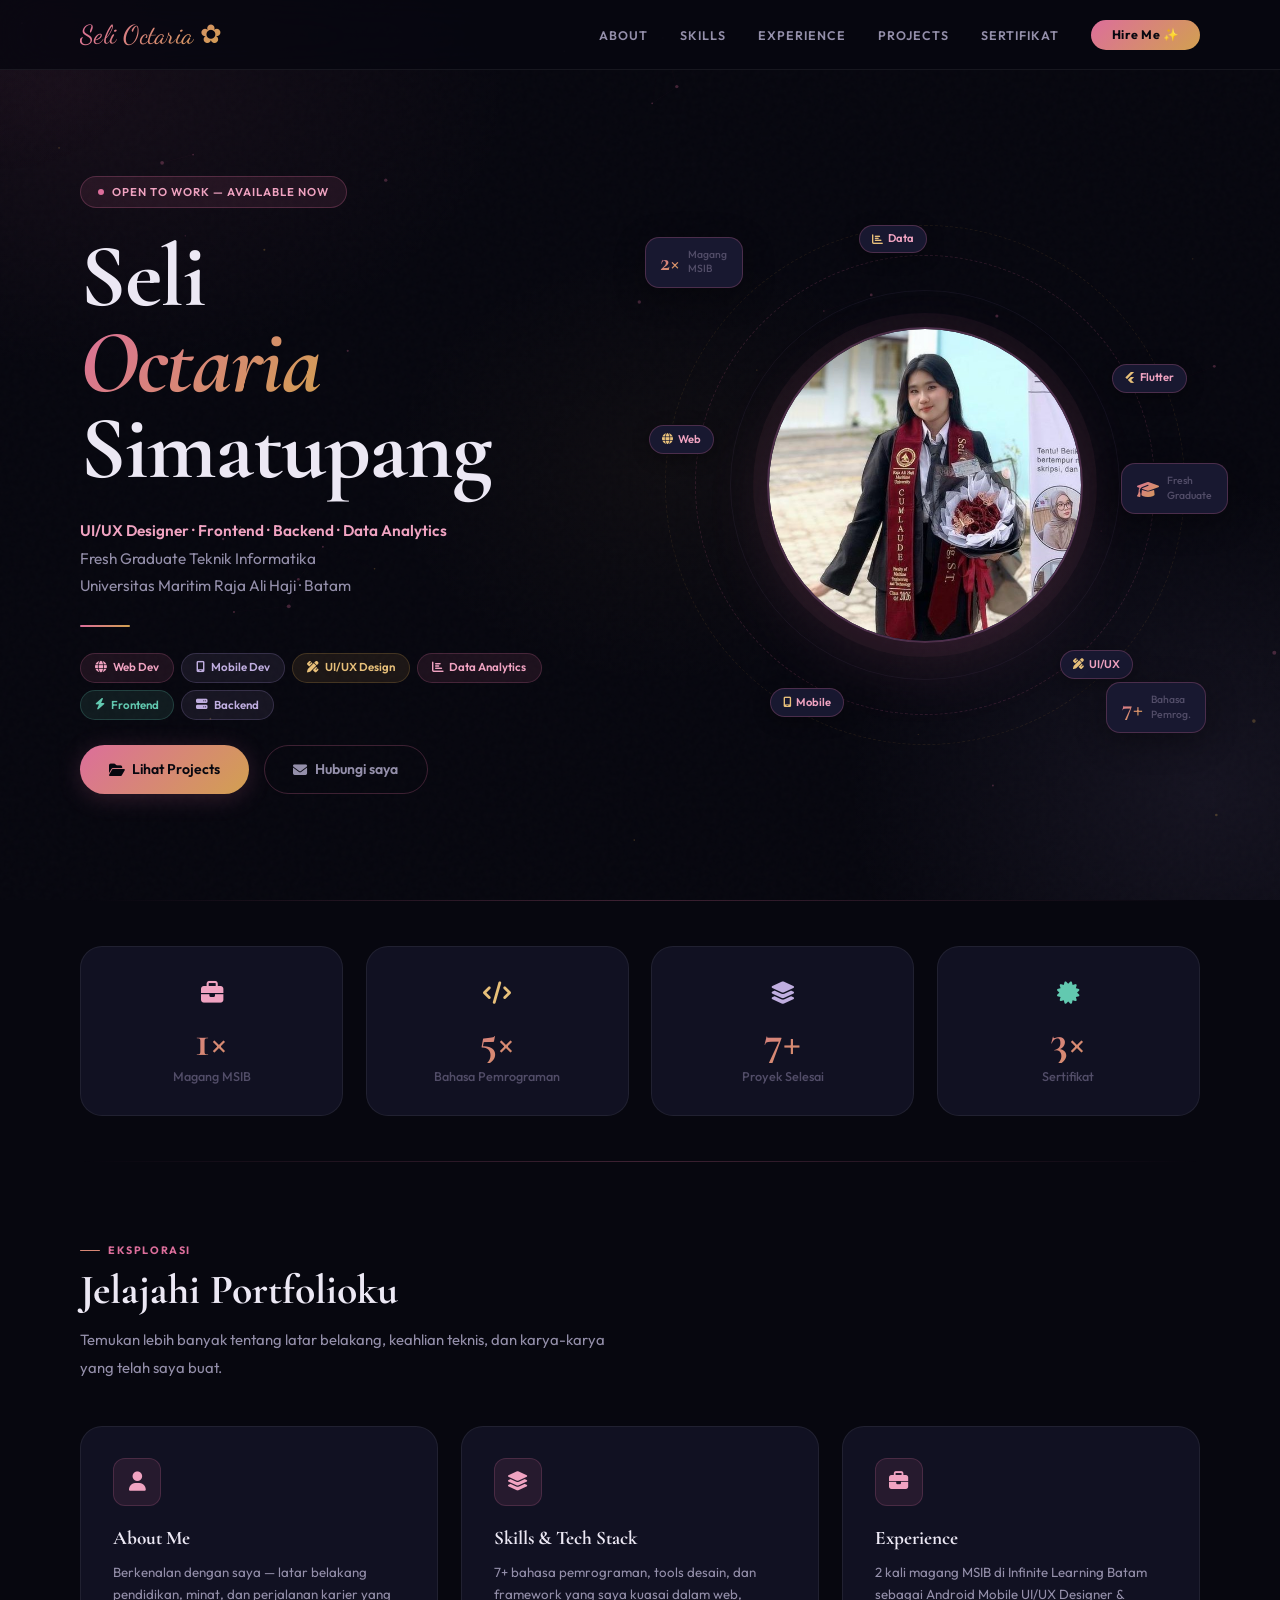
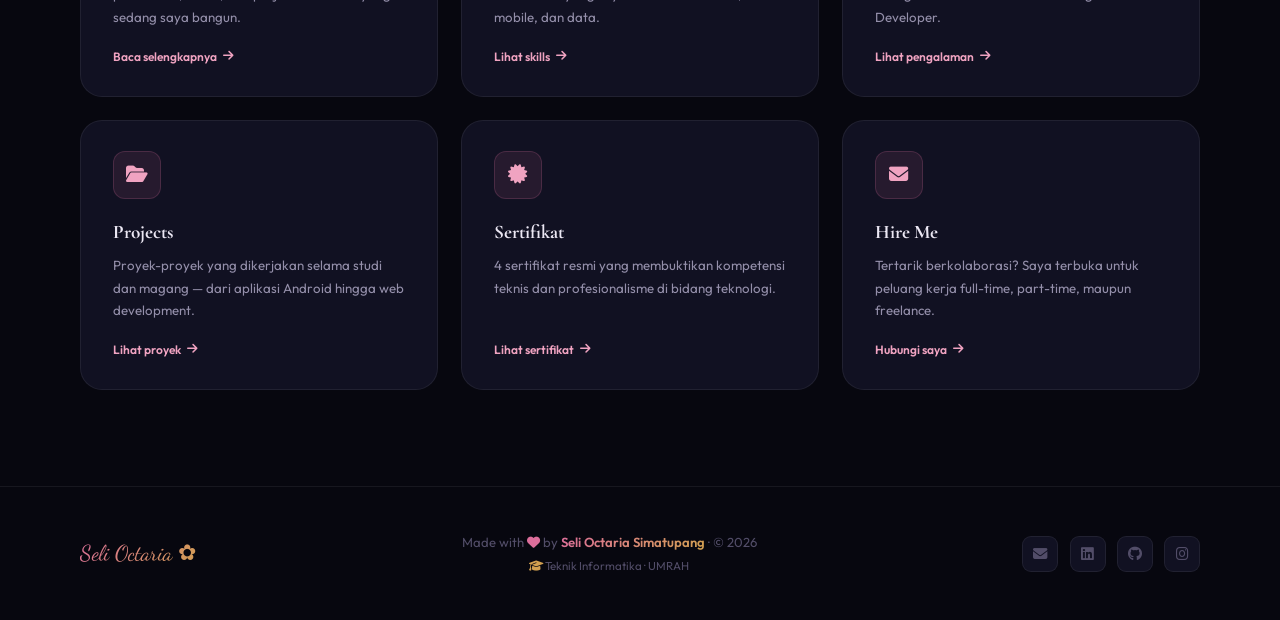
<file: index.html>
<!DOCTYPE html>
<html lang="id">
<head>
  <meta charset="UTF-8" />
  <meta name="viewport" content="width=device-width, initial-scale=1.0" />
  <title>Seli Octaria Simatupang — Portfolio</title>
  <meta name="description" content="Fresh Graduate Teknik Informatika UMRAH — UI/UX Designer, Frontend & Backend Developer, Mobile Developer, Data Analyst." />
  <link href="https://fonts.googleapis.com/css2?family=Cormorant+Garamond:ital,wght@0,400;0,600;0,700;1,400;1,600&family=Outfit:wght@300;400;500;600;700&family=Dancing+Script:wght@600&display=swap" rel="stylesheet" />
  <link rel="stylesheet" href="https://cdnjs.cloudflare.com/ajax/libs/font-awesome/6.5.0/css/all.min.css" />
  <link rel="stylesheet" href="style.css" />
  <style>
    /* ── HERO ───────────────────────────────────────── */
    #hero {
      min-height: 100vh;
      display: grid; grid-template-columns: 1fr 1.05fr;
      align-items: center;
      padding: var(--nav-h) 5rem 0;
      gap: 3rem;
      position: relative; z-index: 1;
    }
    .hero-left { display: flex; flex-direction: column; gap: 1.6rem; }

    .hero-badge {
      display: inline-flex; align-items: center; gap: .5rem;
      padding: .38rem 1.05rem;
      background: var(--rose-d);
      border: 1px solid var(--border-hi);
      border-radius: 99px;
      font-size: .71rem; font-weight: 600; color: var(--rose2);
      letter-spacing: .09em; text-transform: uppercase;
      width: fit-content;
      animation: fadeUp .7s var(--ease) both;
    }
    .badge-dot {
      width: 6px; height: 6px; border-radius: 50%;
      background: var(--rose);
      animation: blink 1.7s ease-in-out infinite;
    }

    .hero-name {
      font-family: 'Cormorant Garamond', serif;
      font-size: 5.6rem; line-height: .96; font-weight: 700;
      letter-spacing: -.015em;
      animation: fadeUp .82s var(--ease) both .08s;
    }
    .hero-name em {
      font-style: italic;
      background: linear-gradient(130deg, var(--rose) 0%, var(--gold) 100%);
      -webkit-background-clip: text; -webkit-text-fill-color: transparent;
    }

    .hero-tagline {
      font-size: .96rem; font-weight: 400; color: var(--text2); line-height: 1.78;
      animation: fadeUp .82s var(--ease) both .16s;
    }
    .hero-tagline strong { color: var(--rose2); font-weight: 600; }

    .hero-divider {
      width: 50px; height: 2px;
      background: linear-gradient(90deg, var(--rose), var(--gold));
      border-radius: 99px;
      animation: fadeUp .8s var(--ease) both .22s;
    }

    .hero-pills {
      display: flex; flex-wrap: wrap; gap: .45rem;
      animation: fadeUp .8s var(--ease) both .28s;
    }

    .hero-btns {
      display: flex; gap: .9rem;
      animation: fadeUp .8s var(--ease) both .36s;
    }

    /* ── Hero Visual ─────────────────────────── */
    .hero-right {
      display: flex; align-items: center; justify-content: center;
      animation: fadeIn .9s var(--ease) both .32s;
      position: relative; z-index: 1;
    }
    .profile-visual { position: relative; width: 540px; height: 540px; }

    .ring {
      position: absolute; border-radius: 50%;
      top: 50%; left: 50%;
      transform: translate(-50%,-50%);
    }
    .ring-1 { width: 460px; height: 460px; border: 1px dashed rgba(220,110,155,.17); animation: spinFwd 24s linear infinite; }
    .ring-2 { width: 520px; height: 520px; border: 1px dashed rgba(210,160,80,.10);  animation: spinFwd 36s linear infinite reverse; }
    .ring-3 { width: 390px; height: 390px; border: 1px solid rgba(164,143,208,.07);  animation: spinFwd 52s linear infinite; }

    .photo-wrap {
      position: absolute; top: 50%; left: 50%;
      transform: translate(-50%,-50%);
      width: 316px; height: 316px; border-radius: 50%;
      background: linear-gradient(135deg, var(--bg3), var(--card2));
      border: 2px solid rgba(220,110,155,.28);
      box-shadow: 0 0 0 14px rgba(220,110,155,.05), 0 24px 64px rgba(220,110,155,.14);
      display: flex; align-items: center; justify-content: center;
      overflow: hidden;
    }
    .photo-wrap img { width:100%; height:100%; object-fit:cover; border-radius:50%; }
    .photo-placeholder { font-size: 5rem; user-select:none; }

    .orbit-chip {
      position: absolute; top: 50%; left: 50%;
      display: flex; align-items: center; gap: .32rem;
      padding: .28rem .75rem; border-radius: 99px;
      font-size: .7rem; font-weight: 600; white-space: nowrap;
      background: var(--card2); border: 1px solid var(--border-hi);
      box-shadow: 0 4px 18px rgba(0,0,0,.32); color: var(--rose2);
    }
    .orbit-chip i { color: var(--gold2); font-size: .68rem; }

    .fcard {
      position: absolute;
      background: var(--card2); border: 1px solid var(--border-hi);
      border-radius: 14px; padding: .62rem .92rem;
      box-shadow: 0 8px 32px rgba(0,0,0,.32);
      display: flex; align-items: center; gap: .5rem;
    }
    .fcard-num {
      font-family: 'Cormorant Garamond', serif;
      font-size: 1.55rem; font-weight: 700; line-height: 1;
      background: linear-gradient(135deg, var(--rose), var(--gold));
      -webkit-background-clip: text; -webkit-text-fill-color: transparent;
    }
    .fcard-lbl { font-size: .65rem; font-weight: 500; color: var(--text3); line-height: 1.4; }
    .fc-a { top:4%;    left:-2%;  animation: floatY 4.2s ease-in-out infinite; }
    .fc-b { bottom:4%; right:-2%; animation: floatY 4.2s ease-in-out infinite .95s; }
    .fc-c { top:46%;   right:-6%; animation: floatY 4.2s ease-in-out infinite 1.8s; }

    /* ── STATS ──────────────────────────────── */
    #stats { padding: 2.8rem 5rem; position: relative; z-index:1; }
    .stats-row { display: grid; grid-template-columns: repeat(4,1fr); gap: 1.4rem; }
    .stat-card {
      background: var(--card); border: 1px solid var(--border);
      border-radius: var(--r-lg); padding: 1.8rem 1.6rem;
      text-align: center; position: relative; overflow: hidden;
      transition: border-color .3s, transform .3s;
    }
    .stat-card::before {
      content:''; position:absolute; top:0; left:0; right:0; height:2px;
      background: linear-gradient(90deg, var(--rose), var(--gold));
      transform: scaleX(0); transform-origin: left;
      transition: transform .4s var(--ease);
    }
    .stat-card:hover { border-color: var(--border-hi); transform: translateY(-5px); }
    .stat-card:hover::before { transform: scaleX(1); }
    .stat-icon { font-size: 1.4rem; margin-bottom: .45rem; }
    .stat-num {
      font-family: 'Cormorant Garamond', serif;
      font-size: 2.8rem; font-weight: 700; line-height: 1;
      background: linear-gradient(135deg, var(--rose), var(--gold));
      -webkit-background-clip: text; -webkit-text-fill-color: transparent;
      margin-bottom: .18rem;
    }
    .stat-lbl { font-size: .79rem; font-weight: 500; color: var(--text3); }

    /* ── QUICK NAV CARDS ─────────────────────── */
    #quicknav { padding: 5rem 5rem 6rem; position: relative; z-index:1; }
    .qnav-grid { display: grid; grid-template-columns: repeat(3,1fr); gap: 1.4rem; margin-top: 2.8rem; }
    .qnav-card {
      background: var(--card); border: 1px solid var(--border);
      border-radius: var(--r-lg); padding: 1.9rem 2rem;
      text-decoration: none; display: flex; flex-direction: column;
      position: relative; overflow: hidden;
      transition: border-color .3s, transform .3s, box-shadow .3s;
    }
    .qnav-card::before {
      content:''; position:absolute; top:0; left:0; width:3px; height:0;
      background: linear-gradient(to bottom, var(--rose), var(--gold));
      transition: height .4s var(--ease);
    }
    .qnav-card:hover { border-color: var(--border-hi); transform: translateY(-5px); box-shadow:0 16px 44px rgba(220,110,155,.08); }
    .qnav-card:hover::before { height: 100%; }
    .qnav-icon {
      width: 48px; height: 48px; border-radius: 12px;
      background: var(--rose-d); border: 1px solid rgba(220,110,155,.2);
      display: flex; align-items: center; justify-content: center;
      font-size: 1.2rem; color: var(--rose2);
      margin-bottom: 1.1rem;
    }
    .qnav-title {
      font-family: 'Cormorant Garamond', serif;
      font-size: 1.2rem; font-weight: 700; color: var(--text);
      margin-bottom: .4rem;
    }
    .qnav-desc { font-size: .83rem; color: var(--text2); line-height: 1.72; flex:1; }
    .qnav-arrow {
      display: inline-flex; align-items: center; gap: .38rem;
      font-size: .75rem; font-weight: 600; color: var(--rose2);
      margin-top: 1.1rem;
      transition: gap .2s var(--ease);
    }
    .qnav-card:hover .qnav-arrow { gap: .6rem; }
  </style>
</head>
<body>
<div class="ambient"></div>
<div class="grain"></div>
<canvas id="particles"></canvas>
<div class="cursor-glow" id="cursorGlow"></div>

<!-- NAV -->
<nav id="mainNav">
  <a class="nav-logo" href="index.html">Seli Octaria ✿</a>
  <ul class="nav-links">
    <li><a href="about.html">About</a></li>
    <li><a href="skill.html">Skills</a></li>
    <li><a href="experience.html">Experience</a></li>
    <li><a href="project.html">Projects</a></li>
    <li><a href="sertifikat.html">Sertifikat</a></li>
    <li><a href="contact.html" class="nav-cta">Hire Me ✨</a></li>
  </ul>
</nav>

<!-- HERO -->
<section id="hero">
  <div class="hero-left">
    <div class="hero-badge">
      <span class="badge-dot"></span>
      Open to Work — Available Now
    </div>

    <h1 class="hero-name">
      Seli<br/><em>Octaria</em><br/>Simatupang
    </h1>

    <p class="hero-tagline">
      <strong>UI/UX Designer · Frontend · Backend · Data Analytics</strong><br/>
      Fresh Graduate Teknik Informatika<br/>
      Universitas Maritim Raja Ali Haji · Batam
    </p>

    <div class="hero-divider"></div>

    <div class="hero-pills">
      <span class="pill pill-r"><i class="fa-solid fa-globe"></i> Web Dev</span>
      <span class="pill pill-l"><i class="fa-solid fa-mobile-screen"></i> Mobile Dev</span>
      <span class="pill pill-g"><i class="fa-solid fa-pen-ruler"></i> UI/UX Design</span>
      <span class="pill pill-r"><i class="fa-solid fa-chart-bar"></i> Data Analytics</span>
      <span class="pill pill-m"><i class="fa-solid fa-bolt"></i> Frontend</span>
      <span class="pill pill-l"><i class="fa-solid fa-server"></i> Backend</span>
    </div>

    <div class="hero-btns">
      <a class="btn btn-primary" href="project.html">
        <i class="fa-solid fa-folder-open"></i> Lihat Projects
      </a>
      <a class="btn btn-ghost" href="contact.html">
        <i class="fa-solid fa-envelope"></i> Hubungi saya
      </a>
    </div>
  </div>

  <div class="hero-right">
    <div class="profile-visual">
      <div class="ring ring-1"></div>
      <div class="ring ring-2"></div>
      <div class="ring ring-3"></div>

      <div class="orbit-chip" id="op1"><i class="fa-solid fa-pen-ruler"></i> UI/UX</div>
      <div class="orbit-chip" id="op2"><i class="fa-solid fa-mobile-screen"></i> Mobile</div>
      <div class="orbit-chip" id="op3"><i class="fa-solid fa-globe"></i> Web</div>
      <div class="orbit-chip" id="op4"><i class="fa-solid fa-chart-bar"></i> Data</div>
      <div class="orbit-chip" id="op5"><i class="fa-brands fa-flutter"></i> Flutter</div>

      <div class="photo-wrap">
        <img src="assets/foto.jpeg" alt="Seli Octaria Simatupang"
          onerror="this.style.display='none';this.nextElementSibling.style.display='flex'" />
        <span class="photo-placeholder" style="display:none">👩‍💻</span>
      </div>

      <div class="fcard fc-a">
        <div class="fcard-num">2×</div>
        <div><div class="fcard-lbl">Magang<br/>MSIB</div></div>
      </div>
      <div class="fcard fc-b">
        <div class="fcard-num">7+</div>
        <div><div class="fcard-lbl">Bahasa<br/>Pemrog.</div></div>
      </div>
      <div class="fcard fc-c">
        <div class="fcard-num"><i class="fa-solid fa-graduation-cap" style="font-size:1.1rem;color:var(--gold)"></i></div>
        <div><div class="fcard-lbl">Fresh<br/>Graduate</div></div>
      </div>
    </div>
  </div>
</section>

<div class="divider"></div>

<!-- STATS -->
<section id="stats">
  <div class="stats-row">
    <div class="stat-card reveal">
      <div class="stat-icon"><i class="fa-solid fa-briefcase" style="color:var(--rose2)"></i></div>
      <div class="stat-num" data-target="2">0</div>
      <div class="stat-lbl">Magang MSIB</div>
    </div>
    <div class="stat-card reveal d1">
      <div class="stat-icon"><i class="fa-solid fa-code" style="color:var(--gold2)"></i></div>
      <div class="stat-num" data-target="7">0</div>
      <div class="stat-lbl">Bahasa Pemrograman</div>
    </div>
    <div class="stat-card reveal d2">
      <div class="stat-icon"><i class="fa-solid fa-layer-group" style="color:var(--lav2)"></i></div>
      <div class="stat-num" data-target="10">0</div>
      <div class="stat-lbl">Proyek Selesai</div>
    </div>
    <div class="stat-card reveal d3">
      <div class="stat-icon"><i class="fa-solid fa-certificate" style="color:var(--mint)"></i></div>
      <div class="stat-num" data-target="4">0</div>
      <div class="stat-lbl">Sertifikat</div>
    </div>
  </div>
</section>

<div class="divider"></div>

<!-- QUICK NAV -->
<section id="quicknav">
  <div class="reveal">
    <p class="sec-eyebrow">Eksplorasi</p>
    <h2 class="sec-title">Jelajahi Portfolioku</h2>
    <p class="sec-desc">Temukan lebih banyak tentang latar belakang, keahlian teknis, dan karya-karya yang telah saya buat.</p>
  </div>

  <div class="qnav-grid">
    <a class="qnav-card reveal d1" href="about.html">
      <div class="qnav-icon"><i class="fa-solid fa-user"></i></div>
      <div class="qnav-title">About Me</div>
      <p class="qnav-desc">Berkenalan dengan saya — latar belakang pendidikan, minat, dan perjalanan karier yang sedang saya bangun.</p>
      <span class="qnav-arrow">Baca selengkapnya <i class="fa-solid fa-arrow-right"></i></span>
    </a>
    <a class="qnav-card reveal d2" href="skill.html">
      <div class="qnav-icon"><i class="fa-solid fa-layer-group"></i></div>
      <div class="qnav-title">Skills & Tech Stack</div>
      <p class="qnav-desc">7+ bahasa pemrograman, tools desain, dan framework yang saya kuasai dalam web, mobile, dan data.</p>
      <span class="qnav-arrow">Lihat skills <i class="fa-solid fa-arrow-right"></i></span>
    </a>
    <a class="qnav-card reveal d3" href="experience.html">
      <div class="qnav-icon"><i class="fa-solid fa-briefcase"></i></div>
      <div class="qnav-title">Experience</div>
      <p class="qnav-desc">2 kali magang MSIB di Infinite Learning Batam sebagai Android Mobile UI/UX Designer & Developer.</p>
      <span class="qnav-arrow">Lihat pengalaman <i class="fa-solid fa-arrow-right"></i></span>
    </a>
    <a class="qnav-card reveal d1" href="project.html">
      <div class="qnav-icon"><i class="fa-solid fa-folder-open"></i></div>
      <div class="qnav-title">Projects</div>
      <p class="qnav-desc">Proyek-proyek yang dikerjakan selama studi dan magang — dari aplikasi Android hingga web development.</p>
      <span class="qnav-arrow">Lihat proyek <i class="fa-solid fa-arrow-right"></i></span>
    </a>
    <a class="qnav-card reveal d2" href="sertifikat.html">
      <div class="qnav-icon"><i class="fa-solid fa-certificate"></i></div>
      <div class="qnav-title">Sertifikat</div>
      <p class="qnav-desc">4 sertifikat resmi yang membuktikan kompetensi teknis dan profesionalisme di bidang teknologi.</p>
      <span class="qnav-arrow">Lihat sertifikat <i class="fa-solid fa-arrow-right"></i></span>
    </a>
    <a class="qnav-card reveal d3" href="contact.html">
      <div class="qnav-icon"><i class="fa-solid fa-envelope"></i></div>
      <div class="qnav-title">Hire Me</div>
      <p class="qnav-desc">Tertarik berkolaborasi? Saya terbuka untuk peluang kerja full-time, part-time, maupun freelance.</p>
      <span class="qnav-arrow">Hubungi saya <i class="fa-solid fa-arrow-right"></i></span>
    </a>
  </div>
</section>

<footer>
  <span class="footer-logo">Seli Octaria ✿</span>
  <div class="footer-mid">
    <div class="footer-copy">Made with <i class="fa-solid fa-heart" style="color:var(--rose)"></i> by <span class="grad">Seli Octaria Simatupang</span> · © 2026</div>
    <div class="footer-sub"><i class="fa-solid fa-graduation-cap" style="color:var(--gold)"></i> Teknik Informatika · UMRAH</div>
  </div>
  <div class="footer-socials">
    <a class="footer-social" href="mailto:selioctarias@gmail.com" title="Email"><i class="fa-solid fa-envelope"></i></a>
    <a class="footer-social" href="https://linkedin.com/in/seli-octaria-simatupang-a46891343" target="_blank" title="LinkedIn"><i class="fa-brands fa-linkedin"></i></a>
    <a class="footer-social" href="https://github.com/selioctaria" target="_blank" title="GitHub"><i class="fa-brands fa-github"></i></a>
    <a class="footer-social" href="https://www.instagram.com/cellyy_28" target="_blank" title="Instagram"><i class="fa-brands fa-instagram"></i></a>
  </div>
</footer>

<script src="main.js"></script>
</body>
</html>
</file>
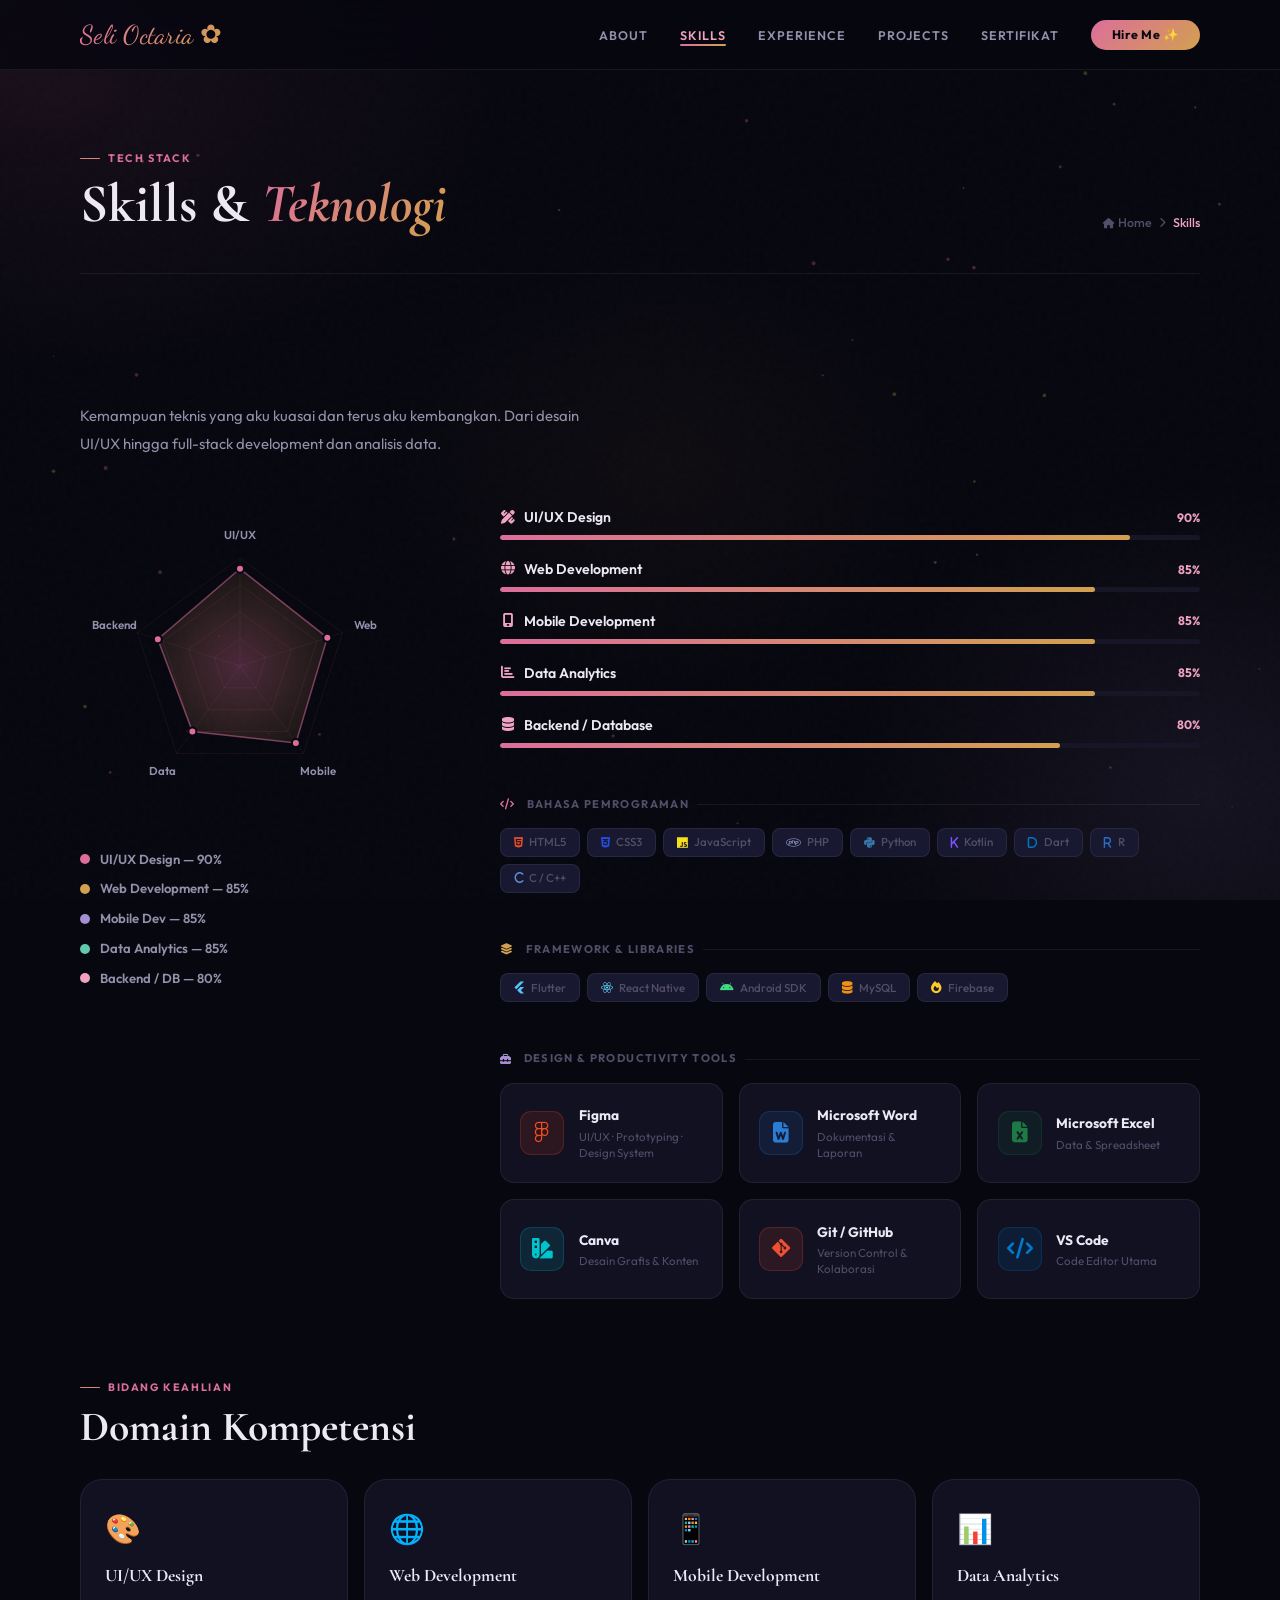
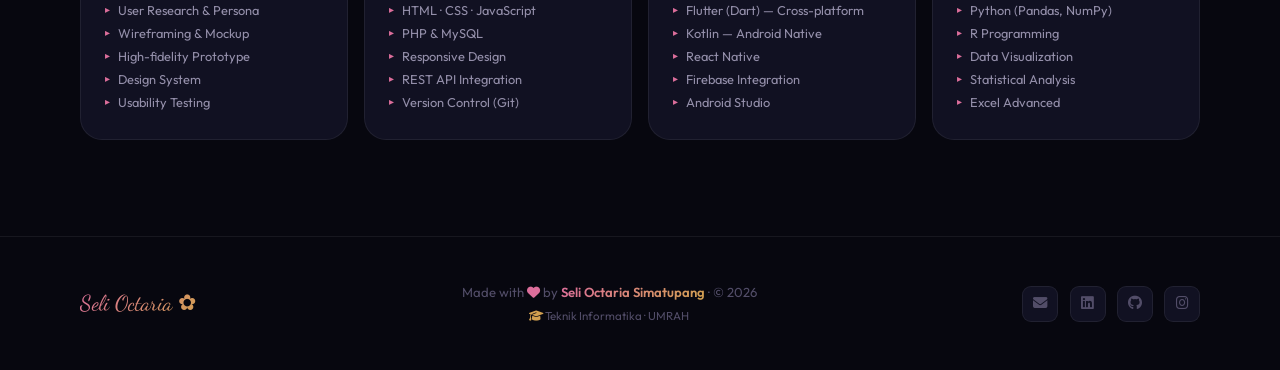
<file: skill.html>
<!DOCTYPE html>
<html lang="id">
<head>
  <meta charset="UTF-8" />
  <meta name="viewport" content="width=device-width, initial-scale=1.0" />
  <title>Skills — Seli Octaria Simatupang</title>
  <link href="https://fonts.googleapis.com/css2?family=Cormorant+Garamond:ital,wght@0,400;0,600;0,700;1,400;1,600&family=Outfit:wght@300;400;500;600;700&family=Dancing+Script:wght@600&display=swap" rel="stylesheet" />
  <link rel="stylesheet" href="https://cdnjs.cloudflare.com/ajax/libs/font-awesome/6.5.0/css/all.min.css" />
  <link rel="stylesheet" href="style.css" />
  <style>
    /* ── Skills Layout ──────────────────────── */
    .skills-main {
      display: grid; grid-template-columns: 340px 1fr;
      gap: 5rem; margin-top: 3rem;
    }

    /* Radar */
    #radar-wrap { width: 320px; height: 320px; position: sticky; top: calc(var(--nav-h) + 2rem); }
    #radarCanvas { width: 100%; height: 100%; }
    .radar-legend { margin-top: 1.4rem; display: flex; flex-direction: column; gap: .55rem; }
    .rl-item { display: flex; align-items: center; gap: .65rem; font-size: .82rem; font-weight: 600; color: var(--text2); }
    .rl-dot { width: 10px; height: 10px; border-radius: 50%; background: var(--rose); flex-shrink: 0; }

    /* Skill bars */
    .skill-bars { display: flex; flex-direction: column; gap: 1.1rem; }
    .skill-row {}
    .skill-row-head { display: flex; justify-content: space-between; align-items: center; margin-bottom: .42rem; }
    .skill-name { display: flex; align-items: center; gap: .5rem; font-size: .88rem; font-weight: 600; color: var(--text); }
    .skill-name i { width: 16px; text-align: center; color: var(--rose2); font-size: .86rem; }
    .skill-pct { font-size: .76rem; font-weight: 700; color: var(--rose2); }
    .bar-bg { height: 5px; background: var(--bg3); border-radius: 99px; overflow: hidden; }
    .bar-fill { height: 100%; border-radius: 99px; background: linear-gradient(90deg, var(--rose), var(--gold)); width: 0; transition: width 1.3s cubic-bezier(.4,0,.2,1); }

    /* Category sections */
    .skill-section { margin-top: 3rem; }
    .skill-section-title {
      font-size: .7rem; font-weight: 700; text-transform: uppercase; letter-spacing: .12em;
      color: var(--text3); margin-bottom: .9rem;
      display: flex; align-items: center; gap: .5rem;
    }
    .skill-section-title::after { content:''; flex:1; height:1px; background: var(--border); }

    /* Tech chips grid */
    .tech-grid { display: flex; flex-wrap: wrap; gap: .42rem; }

    /* Tools special cards */
    .tools-grid { display: grid; grid-template-columns: repeat(3,1fr); gap: 1rem; }
    .tool-card {
      background: var(--card); border: 1px solid var(--border);
      border-radius: var(--r); padding: 1.3rem 1.2rem;
      display: flex; align-items: center; gap: .9rem;
      transition: border-color .25s, transform .25s;
    }
    .tool-card:hover { border-color: var(--border-hi); transform: translateY(-3px); }
    .tool-icon {
      width: 44px; height: 44px; border-radius: 11px;
      display: flex; align-items: center; justify-content: center;
      font-size: 1.3rem; flex-shrink: 0;
    }
    .tool-name { font-size: .86rem; font-weight: 700; color: var(--text); margin-bottom: .15rem; }
    .tool-desc { font-size: .72rem; color: var(--text3); line-height: 1.4; }

    .ti-figma  { background: rgba(242,78,30,.12);  border: 1px solid rgba(242,78,30,.2);  color: #f24e1e; }
    .ti-word   { background: rgba(43,124,211,.12); border: 1px solid rgba(43,124,211,.2); color: #2b7cd3; }
    .ti-excel  { background: rgba(29,122,69,.12);  border: 1px solid rgba(29,122,69,.2);  color: #1d7a45; }
    .ti-canva  { background: rgba(0,196,204,.12);  border: 1px solid rgba(0,196,204,.2);  color: #00c4cc; }
    .ti-git    { background: rgba(240,80,50,.12);  border: 1px solid rgba(240,80,50,.2);  color: #f05032; }
    .ti-vscode { background: rgba(0,122,204,.12);  border: 1px solid rgba(0,122,204,.2);  color: #007acc; }

    /* Full-width lower section */
    .skills-lower { margin-top: 5rem; }
    .lower-grid { display: grid; grid-template-columns: repeat(4,1fr); gap: 1rem; margin-top: 1.8rem; }
    .domain-card {
      background: var(--card); border: 1px solid var(--border);
      border-radius: var(--r-lg); padding: 1.6rem 1.5rem;
      position: relative; overflow: hidden;
      transition: border-color .3s, transform .3s;
    }
    .domain-card::before {
      content:''; position:absolute; top:0; left:0; right:0; height:2px;
      background: linear-gradient(90deg, var(--rose), var(--gold));
      transform: scaleX(0); transform-origin: left;
      transition: transform .4s var(--ease);
    }
    .domain-card:hover { border-color: var(--border-hi); transform: translateY(-5px); }
    .domain-card:hover::before { transform: scaleX(1); }
    .domain-icon { font-size: 1.8rem; margin-bottom: .7rem; }
    .domain-name { font-family:'Cormorant Garamond',serif; font-size:1.1rem; font-weight:700; color:var(--text); margin-bottom:.5rem; }
    .domain-items { list-style: none; }
    .domain-items li { font-size: .8rem; color: var(--text2); line-height: 1.8; display:flex; align-items:center; gap:.5rem; }
    .domain-items li::before { content:'▸'; color:var(--rose); font-size:.65rem; }
  </style>
</head>
<body>
<div class="ambient"></div>
<div class="grain"></div>
<canvas id="particles"></canvas>
<div class="cursor-glow" id="cursorGlow"></div>

<!-- NAV -->
<nav id="mainNav">
  <a class="nav-logo" href="index.html">Seli Octaria ✿</a>
  <ul class="nav-links">
    <li><a href="about.html">About</a></li>
    <li><a href="skill.html">Skills</a></li>
    <li><a href="experience.html">Experience</a></li>
    <li><a href="project.html">Projects</a></li>
    <li><a href="sertifikat.html">Sertifikat</a></li>
    <li><a href="contact.html" class="nav-cta">Hire Me ✨</a></li>
  </ul>
</nav>

<!-- PAGE HEADER -->
<div class="page-hero">
  <div class="page-hero-inner reveal">
    <div>
      <p class="page-eyebrow">Tech Stack</p>
      <h1 class="page-title">Skills &amp; <em>Teknologi</em></h1>
    </div>
    <div class="page-breadcrumb">
      <a href="index.html"><i class="fa-solid fa-house"></i> Home</a>
      <i class="fa-solid fa-chevron-right"></i>
      <span style="color:var(--rose2)">Skills</span>
    </div>
  </div>
</div>

<div class="section-wrap">
  <div class="reveal" style="max-width:560px">
    <p class="sec-desc">Kemampuan teknis yang aku kuasai dan terus aku kembangkan. Dari desain UI/UX hingga full-stack development dan analisis data.</p>
  </div>

  <!-- Main: Radar + Bars -->
  <div class="skills-main">

    <!-- Radar Chart -->
    <div class="reveal">
      <div id="radar-wrap">
        <canvas id="radarCanvas" width="320" height="320"></canvas>
      </div>
      <div class="radar-legend">
        <div class="rl-item"><span class="rl-dot"></span> UI/UX Design — 90%</div>
        <div class="rl-item"><span class="rl-dot" style="background:var(--gold)"></span> Web Development — 85%</div>
        <div class="rl-item"><span class="rl-dot" style="background:var(--lav)"></span> Mobile Dev — 85%</div>
        <div class="rl-item"><span class="rl-dot" style="background:var(--mint)"></span> Data Analytics — 85%</div>
        <div class="rl-item"><span class="rl-dot" style="background:var(--rose2)"></span> Backend / DB — 80%</div>
      </div>
    </div>

    <!-- Right Column -->
    <div class="reveal d2">
      <!-- Skill Bars -->
      <div class="skill-bars">
        <div class="skill-row">
          <div class="skill-row-head">
            <span class="skill-name"><i class="fa-solid fa-pen-ruler"></i> UI/UX Design</span>
            <span class="skill-pct">90%</span>
          </div>
          <div class="bar-bg"><div class="bar-fill" data-w="90"></div></div>
        </div>
        <div class="skill-row">
          <div class="skill-row-head">
            <span class="skill-name"><i class="fa-solid fa-globe"></i> Web Development</span>
            <span class="skill-pct">85%</span>
          </div>
          <div class="bar-bg"><div class="bar-fill" data-w="85"></div></div>
        </div>
        <div class="skill-row">
          <div class="skill-row-head">
            <span class="skill-name"><i class="fa-solid fa-mobile-screen"></i> Mobile Development</span>
            <span class="skill-pct">85%</span>
          </div>
          <div class="bar-bg"><div class="bar-fill" data-w="85"></div></div>
        </div>
        <div class="skill-row">
          <div class="skill-row-head">
            <span class="skill-name"><i class="fa-solid fa-chart-bar"></i> Data Analytics</span>
            <span class="skill-pct">85%</span>
          </div>
          <div class="bar-bg"><div class="bar-fill" data-w="85"></div></div>
        </div>
        <div class="skill-row">
          <div class="skill-row-head">
            <span class="skill-name"><i class="fa-solid fa-database"></i> Backend / Database</span>
            <span class="skill-pct">80%</span>
          </div>
          <div class="bar-bg"><div class="bar-fill" data-w="80"></div></div>
        </div>
      </div>

      <!-- Languages -->
      <div class="skill-section">
        <div class="skill-section-title"><i class="fa-solid fa-code" style="color:var(--rose)"></i> &nbsp;Bahasa Pemrograman</div>
        <div class="tech-grid">
          <span class="t-chip"><i class="fa-brands fa-html5" style="color:#e34c26"></i> HTML5</span>
          <span class="t-chip"><i class="fa-brands fa-css3-alt" style="color:#264de4"></i> CSS3</span>
          <span class="t-chip"><i class="fa-brands fa-js" style="color:#f7df1e"></i> JavaScript</span>
          <span class="t-chip"><i class="fa-brands fa-php" style="color:#8892be"></i> PHP</span>
          <span class="t-chip"><i class="fa-brands fa-python" style="color:#3776ab"></i> Python</span>
          <span class="t-chip"><i class="fa-solid fa-k" style="color:#7f52ff"></i> Kotlin</span>
          <span class="t-chip"><i class="fa-solid fa-d" style="color:#0175c2"></i> Dart</span>
          <span class="t-chip"><i class="fa-solid fa-r" style="color:#276dc3"></i> R</span>
          <span class="t-chip"><i class="fa-solid fa-c" style="color:#5f8dd3"></i> C / C++</span>
        </div>
      </div>

      <!-- Frameworks -->
      <div class="skill-section">
        <div class="skill-section-title"><i class="fa-solid fa-layer-group" style="color:var(--gold)"></i> &nbsp;Framework &amp; Libraries</div>
        <div class="tech-grid">
          <span class="t-chip"><i class="fa-brands fa-flutter" style="color:#54c5f8"></i> Flutter</span>
          <span class="t-chip"><i class="fa-brands fa-react" style="color:#61dafb"></i> React Native</span>
          <span class="t-chip"><i class="fa-brands fa-android" style="color:#3ddc84"></i> Android SDK</span>
          <span class="t-chip"><i class="fa-solid fa-database" style="color:#f29111"></i> MySQL</span>
          <span class="t-chip"><i class="fa-solid fa-fire" style="color:#ffca28"></i> Firebase</span>
        </div>
      </div>

      <!-- Tools -->
      <div class="skill-section">
        <div class="skill-section-title"><i class="fa-solid fa-toolbox" style="color:var(--lav)"></i> &nbsp;Design &amp; Productivity Tools</div>
        <div class="tools-grid">
          <div class="tool-card">
            <div class="tool-icon ti-figma"><i class="fa-brands fa-figma"></i></div>
            <div><div class="tool-name">Figma</div><div class="tool-desc">UI/UX · Prototyping · Design System</div></div>
          </div>
          <div class="tool-card">
            <div class="tool-icon ti-word"><i class="fa-solid fa-file-word"></i></div>
            <div><div class="tool-name">Microsoft Word</div><div class="tool-desc">Dokumentasi &amp; Laporan</div></div>
          </div>
          <div class="tool-card">
            <div class="tool-icon ti-excel"><i class="fa-solid fa-file-excel"></i></div>
            <div><div class="tool-name">Microsoft Excel</div><div class="tool-desc">Data &amp; Spreadsheet</div></div>
          </div>
          <div class="tool-card">
            <div class="tool-icon ti-canva"><i class="fa-solid fa-swatchbook"></i></div>
            <div><div class="tool-name">Canva</div><div class="tool-desc">Desain Grafis &amp; Konten</div></div>
          </div>
          <div class="tool-card">
            <div class="tool-icon ti-git"><i class="fa-brands fa-git-alt"></i></div>
            <div><div class="tool-name">Git / GitHub</div><div class="tool-desc">Version Control &amp; Kolaborasi</div></div>
          </div>
          <div class="tool-card">
            <div class="tool-icon ti-vscode"><i class="fa-solid fa-code"></i></div>
            <div><div class="tool-name">VS Code</div><div class="tool-desc">Code Editor Utama</div></div>
          </div>
        </div>
      </div>
    </div>
  </div>

  <!-- Domain Cards -->
  <div class="skills-lower">
    <div class="reveal">
      <p class="sec-eyebrow">Bidang Keahlian</p>
      <h2 class="sec-title">Domain Kompetensi</h2>
    </div>
    <div class="lower-grid">
      <div class="domain-card reveal d1">
        <div class="domain-icon">🎨</div>
        <div class="domain-name">UI/UX Design</div>
        <ul class="domain-items">
          <li>User Research &amp; Persona</li>
          <li>Wireframing &amp; Mockup</li>
          <li>High-fidelity Prototype</li>
          <li>Design System</li>
          <li>Usability Testing</li>
        </ul>
      </div>
      <div class="domain-card reveal d2">
        <div class="domain-icon">🌐</div>
        <div class="domain-name">Web Development</div>
        <ul class="domain-items">
          <li>HTML · CSS · JavaScript</li>
          <li>PHP &amp; MySQL</li>
          <li>Responsive Design</li>
          <li>REST API Integration</li>
          <li>Version Control (Git)</li>
        </ul>
      </div>
      <div class="domain-card reveal d3">
        <div class="domain-icon">📱</div>
        <div class="domain-name">Mobile Development</div>
        <ul class="domain-items">
          <li>Flutter (Dart) — Cross-platform</li>
          <li>Kotlin — Android Native</li>
          <li>React Native</li>
          <li>Firebase Integration</li>
          <li>Android Studio</li>
        </ul>
      </div>
      <div class="domain-card reveal d4">
        <div class="domain-icon">📊</div>
        <div class="domain-name">Data Analytics</div>
        <ul class="domain-items">
          <li>Python (Pandas, NumPy)</li>
          <li>R Programming</li>
          <li>Data Visualization</li>
          <li>Statistical Analysis</li>
          <li>Excel Advanced</li>
        </ul>
      </div>
    </div>
  </div>
</div>

<footer>
  <span class="footer-logo">Seli Octaria ✿</span>
  <div class="footer-mid">
    <div class="footer-copy">Made with <i class="fa-solid fa-heart" style="color:var(--rose)"></i> by <span class="grad">Seli Octaria Simatupang</span> · © 2026</div>
    <div class="footer-sub"><i class="fa-solid fa-graduation-cap" style="color:var(--gold)"></i> Teknik Informatika · UMRAH</div>
  </div>
  <div class="footer-socials">
    <a class="footer-social" href="mailto:selioctarias@gmail.com"><i class="fa-solid fa-envelope"></i></a>
    <a class="footer-social" href="https://linkedin.com/in/seli-octaria-simatupang-a46891343" target="_blank"><i class="fa-brands fa-linkedin"></i></a>
    <a class="footer-social" href="https://github.com/selioctaria" target="_blank"><i class="fa-brands fa-github"></i></a>
    <a class="footer-social" href="https://www.instagram.com/cellyy_28" target="_blank"><i class="fa-brands fa-instagram"></i></a>
  </div>
</footer>

<script src="main.js"></script>
</body>
</html>
</file>
<file: style.css>
/* ═══════════════════════════════════════════════════════════
   SELI OCTARIA SIMATUPANG — PORTFOLIO
   Global Stylesheet · style.css
   ═══════════════════════════════════════════════════════════ */

/* ── Design Tokens ─────────────────────────────────────── */
:root {
  --bg:           #07070f;
  --bg1:          #0b0b18;
  --bg2:          #0f0f20;
  --bg3:          #161626;
  --card:         #111122;
  --card2:        #181830;
  --surface:      rgba(255,255,255,0.028);
  --border:       rgba(255,255,255,0.065);
  --border-hi:    rgba(220,110,155,0.26);
  --border-gold:  rgba(210,160,80,0.22);

  --rose:         #dc6e9b;
  --rose2:        #f0a3c1;
  --rose-d:       rgba(220,110,155,0.10);
  --rose-glow:    rgba(220,110,155,0.20);

  --gold:         #d2a050;
  --gold2:        #e8c07a;
  --gold-d:       rgba(210,160,80,0.10);

  --lav:          #a48fd0;
  --lav2:         #c0aee0;
  --lav-d:        rgba(164,143,208,0.10);

  --mint:         #62c9b0;
  --mint-d:       rgba(98,201,176,0.10);

  --text:         #ece8f4;
  --text2:        #948faa;
  --text3:        #524d68;

  --nav-h:        70px;
  --r:            14px;
  --r-lg:         22px;
  --r-xl:         30px;
  --ease:         cubic-bezier(0.22, 1, 0.36, 1);
  --ease2:        cubic-bezier(0.34, 1.56, 0.64, 1);
}

/* ── Reset & Base ──────────────────────────────────────── */
*, *::before, *::after { box-sizing: border-box; margin: 0; padding: 0; }

html {
  scroll-behavior: smooth;
  font-size: 16px;
}

body {
  font-family: 'Outfit', sans-serif;
  background: var(--bg);
  color: var(--text);
  overflow-x: hidden;
  min-width: 1024px;
  line-height: 1.6;
}

/* ── Ambient Background ─────────────────────────────────── */
.ambient {
  position: fixed; inset: 0; z-index: -2; pointer-events: none;
  background:
    radial-gradient(ellipse 55% 50% at  6% 10%, rgba(220,110,155,.07) 0%, transparent 62%),
    radial-gradient(ellipse 45% 55% at 94% 88%, rgba(164,143,208,.09) 0%, transparent 62%),
    radial-gradient(ellipse 38% 42% at 52% 52%, rgba(210,160,80,.04)  0%, transparent 58%),
    var(--bg);
}

/* ── Noise grain ────────────────────────────────────────── */
.grain {
  position: fixed; inset: 0; z-index: -1; pointer-events: none; opacity: .45;
  background-image: url("data:image/svg+xml,%3Csvg viewBox='0 0 200 200' xmlns='http://www.w3.org/2000/svg'%3E%3Cfilter id='n'%3E%3CfeTurbulence type='fractalNoise' baseFrequency='0.85' numOctaves='4' stitchTiles='stitch'/%3E%3C/filter%3E%3Crect width='100%25' height='100%25' filter='url(%23n)' opacity='0.04'/%3E%3C/svg%3E");
}

/* ── Particles canvas ───────────────────────────────────── */
#particles {
  position: fixed; inset: 0; z-index: 0; pointer-events: none;
}

/* ── Cursor Glow ────────────────────────────────────────── */
.cursor-glow {
  width: 360px; height: 360px; border-radius: 50%;
  position: fixed; pointer-events: none; z-index: 1;
  background: radial-gradient(circle, rgba(220,110,155,.04) 0%, transparent 70%);
  transform: translate(-50%,-50%);
  transition: left .09s, top .09s;
}

/* ── Scrollbar ──────────────────────────────────────────── */
::-webkit-scrollbar { width: 5px; }
::-webkit-scrollbar-track { background: var(--bg2); }
::-webkit-scrollbar-thumb {
  background: linear-gradient(to bottom, var(--rose), var(--lav));
  border-radius: 99px;
}

/* ════════════════════════════════════════════════════════
   NAVIGATION
═══════════════════════════════════════════════════════════ */
nav {
  position: fixed; top: 0; left: 0; right: 0; z-index: 500;
  height: var(--nav-h);
  display: flex; align-items: center; justify-content: space-between;
  padding: 0 5rem;
  background: rgba(7,7,15,0.80);
  backdrop-filter: blur(28px) saturate(1.5);
  border-bottom: 1px solid var(--border);
  transition: background .35s, border-color .35s;
}
nav.scrolled {
  background: rgba(7,7,15,0.96);
  border-color: var(--border-hi);
}

.nav-logo {
  font-family: 'Dancing Script', cursive;
  font-size: 1.62rem;
  background: linear-gradient(130deg, var(--rose), var(--gold));
  -webkit-background-clip: text;
  -webkit-text-fill-color: transparent;
  text-decoration: none;
  letter-spacing: .01em;
  user-select: none;
}

.nav-links {
  display: flex; gap: 2rem;
  list-style: none; align-items: center;
}
.nav-links a {
  font-size: .78rem; font-weight: 600; color: var(--text2);
  text-decoration: none; letter-spacing: .08em; text-transform: uppercase;
  position: relative; padding-bottom: 3px;
  transition: color .22s;
}
.nav-links a::after {
  content: ''; position: absolute; bottom: 0; left: 0;
  width: 0; height: 1.5px;
  background: linear-gradient(90deg, var(--rose), var(--gold));
  border-radius: 99px; transition: width .3s var(--ease);
}
.nav-links a:hover,
.nav-links a.active { color: var(--rose2); }
.nav-links a:hover::after,
.nav-links a.active::after { width: 100%; }

.nav-cta {
  padding: .46rem 1.3rem !important;
  border-radius: 99px !important;
  background: linear-gradient(135deg, var(--rose), var(--gold)) !important;
  color: var(--bg) !important; font-weight: 700 !important;
  letter-spacing: .04em !important; text-transform: none !important;
  transition: opacity .2s, transform .2s !important;
}
.nav-cta::after { display: none !important; }
.nav-cta:hover { opacity: .84; transform: translateY(-1px); color: var(--bg) !important; }
.nav-cta.active { color: var(--bg) !important; }

/* ════════════════════════════════════════════════════════
   PAGE HEADER (inner pages)
═══════════════════════════════════════════════════════════ */
.page-hero {
  padding: calc(var(--nav-h) + 5rem) 5rem 4rem;
  position: relative; z-index: 1;
}
.page-hero-inner {
  display: flex; align-items: flex-end;
  justify-content: space-between;
  border-bottom: 1px solid var(--border);
  padding-bottom: 2.5rem;
}
.page-eyebrow {
  font-size: .68rem; font-weight: 700; letter-spacing: .15em;
  text-transform: uppercase; color: var(--rose);
  display: flex; align-items: center; gap: .5rem;
  margin-bottom: .55rem;
}
.page-eyebrow::before {
  content: ''; width: 20px; height: 1.5px;
  background: linear-gradient(var(--rose), var(--gold));
  border-radius: 99px;
}
.page-title {
  font-family: 'Cormorant Garamond', serif;
  font-size: 3.4rem; font-weight: 700;
  line-height: 1.05; color: var(--text);
}
.page-title em {
  font-style: italic;
  background: linear-gradient(130deg, var(--rose), var(--gold));
  -webkit-background-clip: text; -webkit-text-fill-color: transparent;
}
.page-breadcrumb {
  font-size: .78rem; font-weight: 500; color: var(--text3);
  display: flex; align-items: center; gap: .45rem;
}
.page-breadcrumb a { color: var(--text3); text-decoration: none; transition: color .2s; }
.page-breadcrumb a:hover { color: var(--rose2); }
.page-breadcrumb i { font-size: .65rem; }

/* ════════════════════════════════════════════════════════
   SECTION SHARED
═══════════════════════════════════════════════════════════ */
.section-wrap { padding: 4rem 5rem 6rem; position: relative; z-index: 1; }

.sec-eyebrow {
  font-size: .67rem; font-weight: 700; letter-spacing: .15em;
  text-transform: uppercase; color: var(--rose);
  display: flex; align-items: center; gap: .5rem;
  margin-bottom: .55rem;
}
.sec-eyebrow::before {
  content: ''; width: 20px; height: 1.5px;
  background: linear-gradient(var(--rose), var(--gold));
  border-radius: 99px;
}
.sec-title {
  font-family: 'Cormorant Garamond', serif;
  font-size: 2.6rem; font-weight: 700;
  line-height: 1.08; color: var(--text);
  margin-bottom: .8rem;
}
.sec-desc {
  font-size: .93rem; color: var(--text2);
  line-height: 1.88; max-width: 540px;
}

.divider {
  height: 1px;
  background: linear-gradient(90deg, transparent, var(--border-hi), transparent);
  margin: 0 5rem;
}

/* ════════════════════════════════════════════════════════
   BUTTONS
═══════════════════════════════════════════════════════════ */
.btn {
  display: inline-flex; align-items: center; gap: .48rem;
  padding: .76rem 1.8rem; border-radius: 99px;
  font-size: .88rem; font-weight: 600;
  font-family: 'Outfit', sans-serif;
  text-decoration: none; border: none; cursor: pointer;
  transition: transform .22s var(--ease), box-shadow .22s, opacity .2s;
}
.btn:hover { transform: translateY(-2px); }

.btn-primary {
  background: linear-gradient(135deg, var(--rose), var(--gold));
  color: var(--bg);
  box-shadow: 0 4px 24px var(--rose-glow);
}
.btn-primary:hover { box-shadow: 0 10px 36px rgba(220,110,155,.38); }

.btn-ghost {
  background: transparent; color: var(--text2);
  border: 1px solid var(--border-hi);
}
.btn-ghost:hover { color: var(--rose2); border-color: rgba(220,110,155,.42); }

.btn-sm {
  padding: .44rem 1.1rem; font-size: .78rem;
}

/* ════════════════════════════════════════════════════════
   PILLS / CHIPS
═══════════════════════════════════════════════════════════ */
.pill {
  display: inline-flex; align-items: center; gap: .35rem;
  padding: .3rem .88rem; border-radius: 99px;
  font-size: .72rem; font-weight: 600; border: 1px solid;
}
.pill-r { background: var(--rose-d); border-color: rgba(220,110,155,.22); color: var(--rose2); }
.pill-g { background: var(--gold-d); border-color: rgba(210,160,80,.22);  color: var(--gold2); }
.pill-l { background: var(--lav-d);  border-color: rgba(164,143,208,.22); color: var(--lav2); }
.pill-m { background: var(--mint-d); border-color: rgba(98,201,176,.22);  color: var(--mint); }

.t-chip {
  display: inline-flex; align-items: center; gap: .38rem;
  padding: .27rem .82rem; border-radius: 8px;
  font-size: .72rem; font-weight: 500;
  background: var(--card2); color: var(--text3);
  border: 1px solid var(--border);
  transition: all .2s; cursor: default;
}
.t-chip i { font-size: .75rem; }
.t-chip:hover {
  background: var(--rose-d); color: var(--rose2);
  border-color: rgba(220,110,155,.28); transform: translateY(-2px);
}

/* ════════════════════════════════════════════════════════
   CARDS — shared
═══════════════════════════════════════════════════════════ */
.card-base {
  background: var(--card); border: 1px solid var(--border);
  border-radius: var(--r-lg);
  transition: border-color .3s, transform .3s, box-shadow .3s;
}
.card-base:hover {
  border-color: var(--border-hi);
  box-shadow: 0 16px 48px rgba(220,110,155,.07);
}

/* top line accent */
.card-line::before {
  content: ''; position: absolute; top: 0; left: 0; right: 0; height: 2px;
  background: linear-gradient(90deg, var(--rose), var(--gold));
  transform: scaleX(0); transform-origin: left;
  transition: transform .4s var(--ease);
}
.card-line:hover::before { transform: scaleX(1); }

/* ════════════════════════════════════════════════════════
   REVEAL ANIMATION
═══════════════════════════════════════════════════════════ */
.reveal {
  opacity: 0; transform: translateY(28px);
  transition: opacity .7s var(--ease), transform .7s var(--ease);
}
.reveal.vis { opacity: 1; transform: translateY(0); }

/* Stagger helpers */
.d1 { transition-delay: .06s !important; }
.d2 { transition-delay: .12s !important; }
.d3 { transition-delay: .18s !important; }
.d4 { transition-delay: .24s !important; }
.d5 { transition-delay: .30s !important; }

/* ════════════════════════════════════════════════════════
   FOOTER
═══════════════════════════════════════════════════════════ */
footer {
  position: relative; z-index: 1;
  border-top: 1px solid var(--border);
  padding: 2.8rem 5rem;
  display: flex; align-items: center; justify-content: space-between;
}
.footer-logo {
  font-family: 'Dancing Script', cursive;
  font-size: 1.35rem;
  background: linear-gradient(130deg, var(--rose), var(--gold));
  -webkit-background-clip: text; -webkit-text-fill-color: transparent;
}
.footer-mid { text-align: center; }
.footer-copy { font-size: .82rem; color: var(--text3); }
.footer-copy .grad {
  background: linear-gradient(130deg, var(--rose), var(--gold));
  -webkit-background-clip: text; -webkit-text-fill-color: transparent;
  font-weight: 600;
}
.footer-sub { font-size: .72rem; color: var(--text3); margin-top: .22rem; }

.footer-socials { display: flex; gap: .7rem; }
.footer-social {
  width: 36px; height: 36px; border-radius: 9px;
  background: var(--card); border: 1px solid var(--border);
  display: flex; align-items: center; justify-content: center;
  text-decoration: none; color: var(--text3); font-size: .9rem;
  transition: all .22s;
}
.footer-social:hover {
  background: var(--rose-d); border-color: var(--border-hi);
  color: var(--rose2); transform: translateY(-2px);
}

/* ════════════════════════════════════════════════════════
   KEYFRAMES
═══════════════════════════════════════════════════════════ */
@keyframes fadeUp   { from { opacity:0; transform:translateY(28px); }  to { opacity:1; transform:translateY(0); } }
@keyframes fadeIn   { from { opacity:0; transform:scale(.94); }        to { opacity:1; transform:scale(1); } }
@keyframes spinFwd  { to { transform: translate(-50%,-50%) rotate(360deg); } }
@keyframes floatY   { 0%,100%{transform:translateY(0)} 50%{transform:translateY(-9px)} }
@keyframes blink    { 0%,100%{opacity:1} 50%{opacity:.3} }
@keyframes shimmer  { from{background-position:-200% 0} to{background-position:200% 0} }

/* ════════════════════════════════════════════════════════
   UTILITY
═══════════════════════════════════════════════════════════ */
.grad-text {
  background: linear-gradient(130deg, var(--rose), var(--gold));
  -webkit-background-clip: text; -webkit-text-fill-color: transparent;
}
.text-rose  { color: var(--rose2); }
.text-gold  { color: var(--gold2); }
.text-lav   { color: var(--lav2); }
.text-muted { color: var(--text2); }
.text-dim   { color: var(--text3); }
.fw6 { font-weight: 600; }
.fw7 { font-weight: 700; }
.serif { font-family: 'Cormorant Garamond', serif; }

/* line clamp helper */
.clamp2 { display:-webkit-box; -webkit-line-clamp:2; -webkit-box-orient:vertical; overflow:hidden; }
.clamp3 { display:-webkit-box; -webkit-line-clamp:3; -webkit-box-orient:vertical; overflow:hidden; }
</file>
